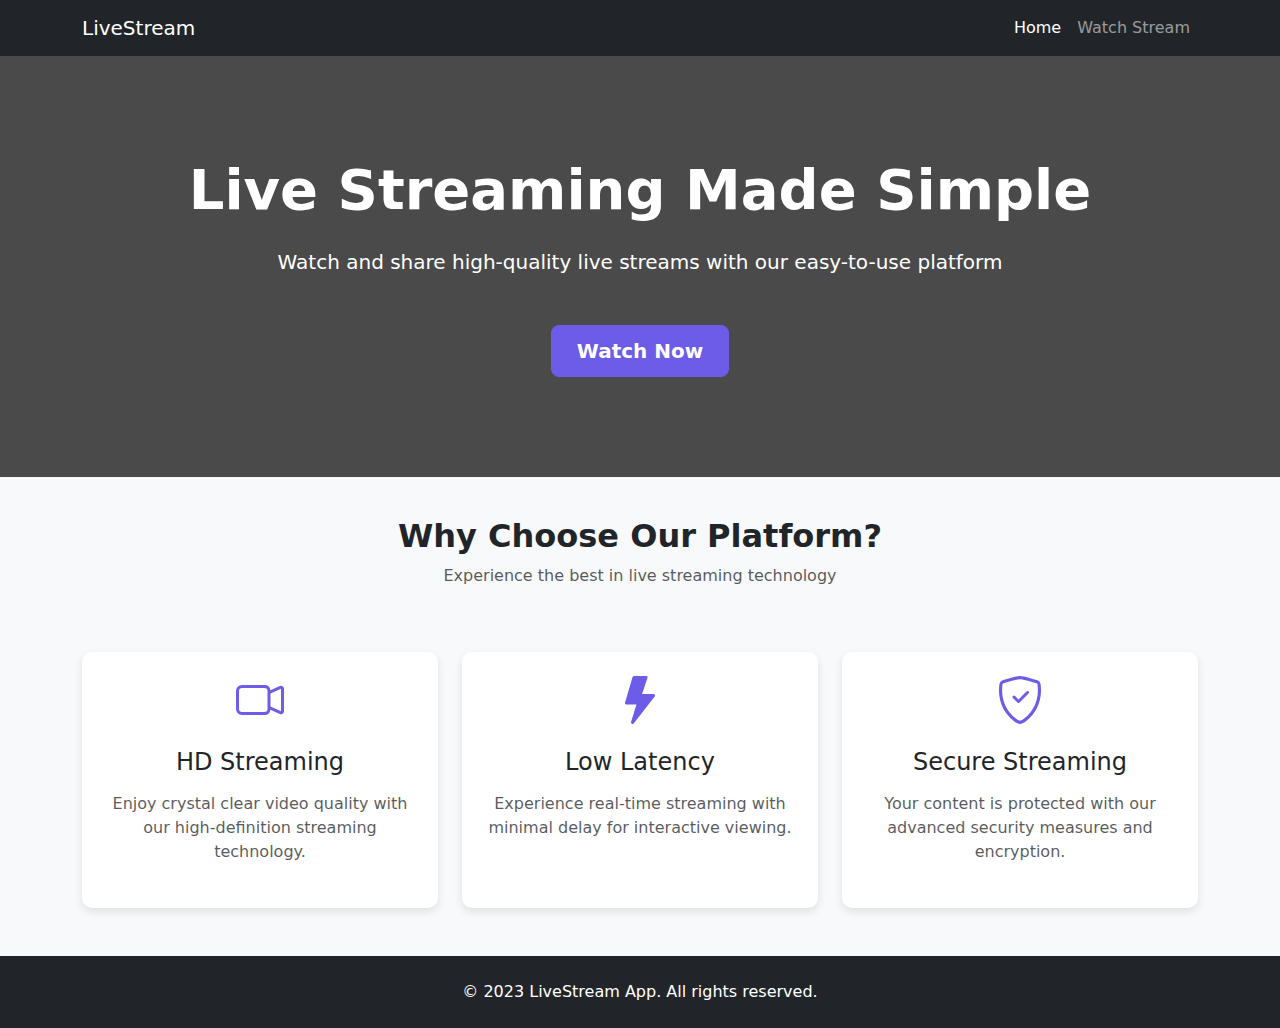
<file: templates/home.html>
<!DOCTYPE html>
<html lang="en">
<head>
    <meta charset="UTF-8">
    <meta name="viewport" content="width=device-width, initial-scale=1.0">
    <title>Live Streaming App</title>
    <link href="https://cdn.jsdelivr.net/npm/bootstrap@5.3.0/dist/css/bootstrap.min.css" rel="stylesheet">
    <style>
        body {
            background-color: #f8f9fa;
        }
        .hero-section {
            background: linear-gradient(rgba(0, 0, 0, 0.7), rgba(0, 0, 0, 0.7)), url('https://images.unsplash.com/photo-1576097449798-7c7f90e1248a?ixlib=rb-4.0.3&auto=format&fit=crop&w=1350&q=80');
            background-size: cover;
            background-position: center;
            color: white;
            padding: 100px 0;
            margin-bottom: 40px;
        }
        .feature-card {
            border: none;
            border-radius: 10px;
            box-shadow: 0 4px 8px rgba(0,0,0,0.1);
            transition: transform 0.3s;
            margin-bottom: 20px;
        }
        .feature-card:hover {
            transform: translateY(-5px);
        }
        .btn-primary {
            background-color: #6c5ce7;
            border-color: #6c5ce7;
            padding: 10px 25px;
            font-weight: bold;
        }
        .btn-primary:hover {
            background-color: #5b4bc7;
            border-color: #5b4bc7;
        }
    </style>
</head>
<body>
    <nav class="navbar navbar-expand-lg navbar-dark bg-dark">
        <div class="container">
            <a class="navbar-brand" href="/">LiveStream</a>
            <button class="navbar-toggler" type="button" data-bs-toggle="collapse" data-bs-target="#navbarNav">
                <span class="navbar-toggler-icon"></span>
            </button>
            <div class="collapse navbar-collapse" id="navbarNav">
                <ul class="navbar-nav ms-auto">
                    <li class="nav-item">
                        <a class="nav-link active" href="/">Home</a>
                    </li>
                    <li class="nav-item">
                        <a class="nav-link" href="/stream">Watch Stream</a>
                    </li>
                </ul>
            </div>
        </div>
    </nav>

    <section class="hero-section text-center">
        <div class="container">
            <h1 class="display-4 fw-bold mb-4">Live Streaming Made Simple</h1>
            <p class="lead mb-5">Watch and share high-quality live streams with our easy-to-use platform</p>
            <a href="/stream" class="btn btn-primary btn-lg">Watch Now</a>
        </div>
    </section>

    <div class="container mb-5">
        <div class="row text-center mb-5">
            <div class="col-12">
                <h2 class="fw-bold">Why Choose Our Platform?</h2>
                <p class="text-muted">Experience the best in live streaming technology</p>
            </div>
        </div>
        
        <div class="row">
            <div class="col-md-4">
                <div class="card feature-card h-100">
                    <div class="card-body text-center p-4">
                        <div class="mb-4">
                            <svg xmlns="http://www.w3.org/2000/svg" width="48" height="48" fill="#6c5ce7" class="bi bi-camera-video" viewBox="0 0 16 16">
                                <path fill-rule="evenodd" d="M0 5a2 2 0 0 1 2-2h7.5a2 2 0 0 1 1.983 1.738l3.11-1.382A1 1 0 0 1 16 4.269v7.462a1 1 0 0 1-1.406.913l-3.111-1.382A2 2 0 0 1 9.5 13H2a2 2 0 0 1-2-2V5zm11.5 5.175 3.5 1.556V4.269l-3.5 1.556v4.35zM2 4a1 1 0 0 0-1 1v6a1 1 0 0 0 1 1h7.5a1 1 0 0 0 1-1V5a1 1 0 0 0-1-1H2z"/>
                            </svg>
                        </div>
                        <h4 class="card-title mb-3">HD Streaming</h4>
                        <p class="card-text text-muted">Enjoy crystal clear video quality with our high-definition streaming technology.</p>
                    </div>
                </div>
            </div>
            
            <div class="col-md-4">
                <div class="card feature-card h-100">
                    <div class="card-body text-center p-4">
                        <div class="mb-4">
                            <svg xmlns="http://www.w3.org/2000/svg" width="48" height="48" fill="#6c5ce7" class="bi bi-lightning" viewBox="0 0 16 16">
                                <path d="M5.52.359A.5.5 0 0 1 6 0h4a.5.5 0 0 1 .474.658L8.694 6H12.5a.5.5 0 0 1 .395.807l-7 9a.5.5 0 0 1-.873-.454L6.823 9.5H3.5a.5.5 0 0 1-.48-.641l2.5-8.5z"/>
                            </svg>
                        </div>
                        <h4 class="card-title mb-3">Low Latency</h4>
                        <p class="card-text text-muted">Experience real-time streaming with minimal delay for interactive viewing.</p>
                    </div>
                </div>
            </div>
            
            <div class="col-md-4">
                <div class="card feature-card h-100">
                    <div class="card-body text-center p-4">
                        <div class="mb-4">
                            <svg xmlns="http://www.w3.org/2000/svg" width="48" height="48" fill="#6c5ce7" class="bi bi-shield-check" viewBox="0 0 16 16">
                                <path d="M5.338 1.59a61.44 61.44 0 0 0-2.837.856.481.481 0 0 0-.328.39c-.554 4.157.726 7.19 2.253 9.188a10.725 10.725 0 0 0 2.287 2.233c.346.244.652.42.893.533.12.057.218.095.293.118a.55.55 0 0 0 .101.025.615.615 0 0 0 .1-.025c.076-.023.174-.061.294-.118.24-.113.547-.29.893-.533a10.726 10.726 0 0 0 2.287-2.233c1.527-1.997 2.807-5.031 2.253-9.188a.48.48 0 0 0-.328-.39c-.651-.213-1.75-.56-2.837-.855C9.552 1.29 8.531 1.067 8 1.067c-.53 0-1.552.223-2.662.524zM5.072.56C6.157.265 7.31 0 8 0s1.843.265 2.928.56c1.11.3 2.229.655 2.887.87a1.54 1.54 0 0 1 1.044 1.262c.596 4.477-.787 7.795-2.465 9.99a11.775 11.775 0 0 1-2.517 2.453 7.159 7.159 0 0 1-1.048.625c-.28.132-.581.24-.829.24s-.548-.108-.829-.24a7.158 7.158 0 0 1-1.048-.625 11.777 11.777 0 0 1-2.517-2.453C1.928 10.487.545 7.169 1.141 2.692A1.54 1.54 0 0 1 2.185 1.43 62.456 62.456 0 0 1 5.072.56z"/>
                                <path d="M10.854 5.146a.5.5 0 0 1 0 .708l-3 3a.5.5 0 0 1-.708 0l-1.5-1.5a.5.5 0 1 1 .708-.708L7.5 7.793l2.646-2.647a.5.5 0 0 1 .708 0z"/>
                            </svg>
                        </div>
                        <h4 class="card-title mb-3">Secure Streaming</h4>
                        <p class="card-text text-muted">Your content is protected with our advanced security measures and encryption.</p>
                    </div>
                </div>
            </div>
        </div>
    </div>

    <footer class="bg-dark text-white py-4">
        <div class="container text-center">
            <p class="mb-0">© 2023 LiveStream App. All rights reserved.</p>
        </div>
    </footer>

    <script src="https://cdn.jsdelivr.net/npm/bootstrap@5.3.0/dist/js/bootstrap.bundle.min.js"></script>
</body>
</html>
</file>
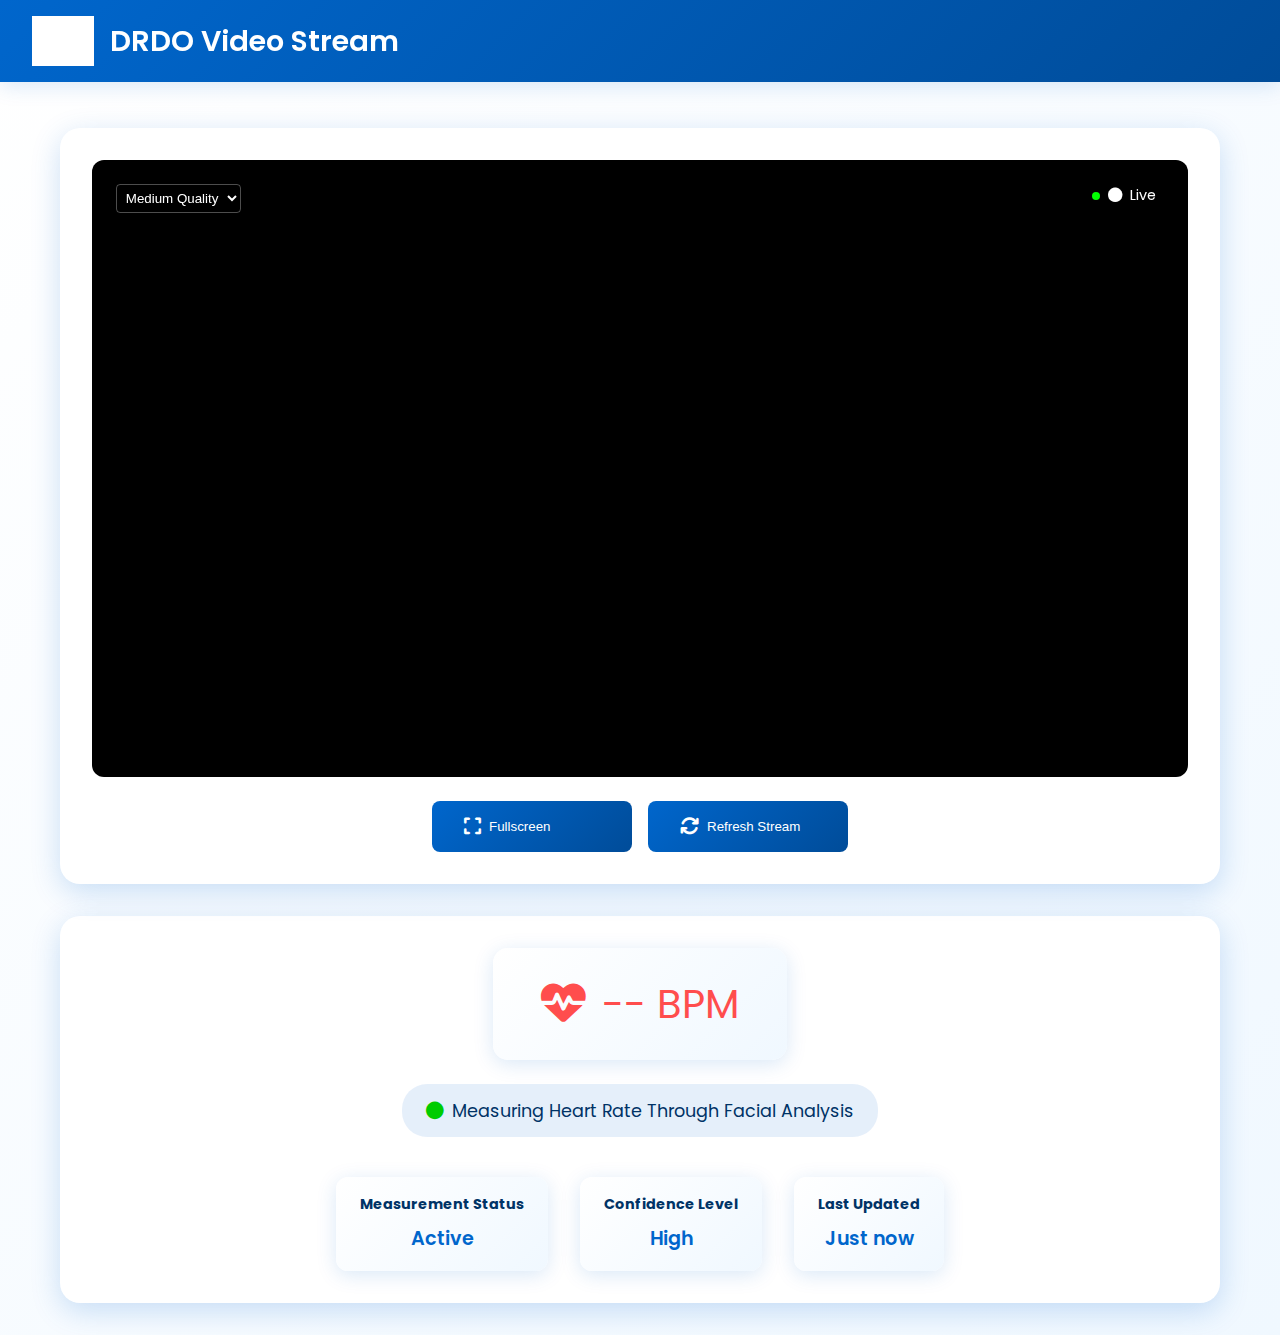
<file: templates/IIndex.html>
<!DOCTYPE html>
<html lang="en">
<head>
    <meta charset="UTF-8">
    <meta name="viewport" content="width=device-width, initial-scale=1.0">
    <title>DRDO Video Stream</title>
    <link href="https://cdnjs.cloudflare.com/ajax/libs/font-awesome/6.4.0/css/all.min.css" rel="stylesheet">
    <link href="https://fonts.googleapis.com/css2?family=Poppins:wght@300;400;500;600;700&display=swap" rel="stylesheet">
    <style>
        :root {
            --primary-color: #0066cc;
            --primary-dark: #004c99;
            --secondary-color: #ffffff;
            --accent-color: #003366;
            --gradient-1: linear-gradient(135deg, #0066cc 0%, #004c99 100%);
            --gradient-2: linear-gradient(135deg, #ffffff 0%, #f0f8ff 100%);
            --shadow-1: 0 4px 20px rgba(0, 102, 204, 0.15);
            --shadow-2: 0 8px 30px rgba(0, 102, 204, 0.2);
            --transition: all 0.3s cubic-bezier(0.4, 0, 0.2, 1);
        }

        * {
            margin: 0;
            padding: 0;
            box-sizing: border-box;
        }

        body {
            font-family: 'Poppins', sans-serif;
            background: var(--gradient-2);
            color: var(--accent-color);
            min-height: 100vh;
            line-height: 1.6;
        }

        .navbar {
            background: var(--gradient-1);
            padding: 1rem 2rem;
            display: flex;
            align-items: center;
            justify-content: space-between;
            box-shadow: var(--shadow-1);
            position: fixed;
            width: 100%;
            top: 0;
            z-index: 1000;
        }

        .logo-container {
            display: flex;
            align-items: center;
            gap: 1rem;
        }

        .logo {
            height: 50px;
            filter: brightness(0) invert(1);
        }

        .logo-container h2 {
            color: white;
            font-size: 1.8rem;
            font-weight: 600;
        }

        .container {
            max-width: 1200px;
            margin: 8rem auto 2rem;
            padding: 0 20px;
        }

        .video-section {
            background: white;
            padding: 2rem;
            border-radius: 20px;
            box-shadow: var(--shadow-2);
            position: relative;
            margin-bottom: 2rem;
        }

        .heart-rate-section {
            background: white;
            padding: 2rem;
            border-radius: 20px;
            box-shadow: var(--shadow-2);
            display: flex;
            flex-direction: column;
            align-items: center;
            gap: 1.5rem;
        }

        .heart-rate-display {
            display: flex;
            align-items: center;
            gap: 1rem;
            font-size: 2.5rem;
            color: #ff4d4d;
            background: var(--gradient-2);
            padding: 1.5rem 3rem;
            border-radius: 15px;
            box-shadow: var(--shadow-1);
        }

        .heart-rate-display i {
            animation: heartbeat 1.5s infinite;
            font-size: 2.8rem;
        }

        .measurement-status {
            display: flex;
            align-items: center;
            gap: 0.5rem;
            font-size: 1.1rem;
            color: var(--accent-color);
            background: rgba(0, 102, 204, 0.1);
            padding: 0.8rem 1.5rem;
            border-radius: 25px;
        }

        .measurement-status i {
            color: #00cc00;
            animation: pulse 2s infinite;
        }

        .measurement-details {
            display: flex;
            gap: 2rem;
            margin-top: 1rem;
        }

        .detail-card {
            background: var(--gradient-2);
            padding: 1rem 1.5rem;
            border-radius: 12px;
            text-align: center;
            min-width: 150px;
            box-shadow: var(--shadow-1);
        }

        .detail-card h3 {
            font-size: 0.9rem;
            color: var(--accent-color);
            margin-bottom: 0.5rem;
        }

        .detail-card p {
            font-size: 1.2rem;
            font-weight: 600;
            color: var(--primary-color);
        }

        .video-container {
            position: relative;
            width: 100%;
            border-radius: 12px;
            overflow: hidden;
            background: #000;
            aspect-ratio: 16/9;
        }

        #videoStream {
            width: 100%;
            height: 100%;
            object-fit: cover;
            display: block;
        }

        .overlay {
            position: absolute;
            top: 0;
            left: 0;
            right: 0;
            bottom: 0;
            background: rgba(0, 0, 0, 0.5);
            display: flex;
            align-items: center;
            justify-content: center;
            color: white;
            font-size: 1.2rem;
            opacity: 0;
            transition: var(--transition);
        }

        .overlay-content {
            text-align: center;
            background: rgba(0, 0, 0, 0.7);
            padding: 1.5rem;
            border-radius: 12px;
            backdrop-filter: blur(5px);
        }

        .stream-status {
            position: absolute;
            top: 1rem;
            right: 1rem;
            background: rgba(0, 0, 0, 0.7);
            color: white;
            padding: 0.5rem 1rem;
            border-radius: 20px;
            font-size: 0.9rem;
            display: flex;
            align-items: center;
            gap: 0.5rem;
        }

        .stream-status.active::before {
            content: '';
            width: 8px;
            height: 8px;
            background: #00ff00;
            border-radius: 50%;
            display: inline-block;
            animation: pulse 2s infinite;
        }

        .controls {
            display: flex;
            gap: 1rem;
            margin-top: 1.5rem;
            justify-content: center;
        }

        .control-btn {
            padding: 1rem 2rem;
            border: none;
            border-radius: 8px;
            background: var(--gradient-1);
            color: white;
            font-weight: 500;
            cursor: pointer;
            transition: var(--transition);
            display: flex;
            align-items: center;
            gap: 0.5rem;
            min-width: 200px;
        }

        .control-btn:hover {
            transform: translateY(-2px);
            box-shadow: var(--shadow-1);
        }

        .control-btn i {
            font-size: 1.2rem;
        }

        .quality-selector {
            position: absolute;
            top: 1rem;
            left: 1rem;
            background: rgba(0, 0, 0, 0.7);
            padding: 0.5rem;
            border-radius: 8px;
            color: white;
        }

        .quality-selector select {
            background: transparent;
            border: 1px solid rgba(255, 255, 255, 0.3);
            color: white;
            padding: 0.3rem;
            border-radius: 4px;
            cursor: pointer;
        }

        .quality-selector select:focus {
            outline: none;
            border-color: white;
        }

        @media (max-width: 768px) {
            .navbar {
                padding: 1rem;
            }

            .logo {
                height: 40px;
            }

            .logo-container h2 {
                font-size: 1.5rem;
            }

            .container {
                margin-top: 6rem;
                padding: 0 15px;
            }

            .video-section {
                padding: 1rem;
            }

            .controls {
                flex-direction: column;
            }

            .control-btn {
                width: 100%;
                justify-content: center;
            }
        }
    </style>
</head>
<body>
    <nav class="navbar">
        <div class="logo-container">
            <img src="DRDO.jpg" alt="DRDO Logo" class="logo">
            <h2>DRDO Video Stream</h2>
        </div>
    </nav>

    <div class="container">
        <div class="video-section">
            <div class="video-container">
                <video id="videoStream" autoplay playsinline></video>
                <div class="overlay">
                    <div class="overlay-content">
                        <i class="fas fa-camera"></i> Camera Active
                    </div>
                </div>
                <div class="stream-status active">
                    <i class="fas fa-circle"></i> Live
                </div>
                <div class="quality-selector">
                    <select onchange="changeQuality(this.value)">
                        <option value="high">High Quality</option>
                        <option value="medium" selected>Medium Quality</option>
                        <option value="low">Low Quality</option>
                    </select>
                </div>
            </div>
            
            <div class="controls">
                <button class="control-btn" onclick="toggleFullscreen()">
                    <i class="fas fa-expand"></i>
                    Fullscreen
                </button>
                <button class="control-btn" onclick="refreshStream()">
                    <i class="fas fa-sync"></i>
                    Refresh Stream
                </button>
            </div>
        </div>

        <div class="heart-rate-section">
            <div class="heart-rate-display">
                <i class="fas fa-heartbeat"></i>
                <span id="heartRate">-- BPM</span>
            </div>
            <div class="measurement-status">
                <i class="fas fa-circle"></i>
                <span>Measuring Heart Rate Through Facial Analysis</span>
            </div>
            <div class="measurement-details">
                <div class="detail-card">
                    <h3>Measurement Status</h3>
                    <p id="measurementStatus">Active</p>
                </div>
                <div class="detail-card">
                    <h3>Confidence Level</h3>
                    <p id="confidenceLevel">High</p>
                </div>
                <div class="detail-card">
                    <h3>Last Updated</h3>
                    <p id="lastUpdated">Just now</p>
                </div>
            </div>
        </div>
    </div>

    <script>
        const videoElement = document.getElementById('videoStream');
        const heartRateDisplay = document.getElementById('heartRate');
        const measurementStatus = document.getElementById('measurementStatus');
        const confidenceLevel = document.getElementById('confidenceLevel');
        const lastUpdated = document.getElementById('lastUpdated');
        let isStreaming = false;
        let heartRateInterval;

        // Initialize webcam
        async function initCamera() {
            try {
                const stream = await navigator.mediaDevices.getUserMedia({ 
                    video: { 
                        facingMode: 'user',
                        width: { ideal: 1280 },
                        height: { ideal: 720 }
                    } 
                });
                videoElement.srcObject = stream;
                isStreaming = true;
                startHeartRateMeasurement();
            } catch (err) {
                console.error('Error accessing camera:', err);
                alert('Error accessing camera: ' + err.message);
            }
        }

        function updateLastUpdated() {
            const now = new Date();
            lastUpdated.textContent = 'Just now';
        }

        function startHeartRateMeasurement() {
            // Simulate heart rate measurement
            heartRateInterval = setInterval(() => {
                // Simulate heart rate between 60-100 BPM
                const simulatedHeartRate = Math.floor(Math.random() * (100 - 60 + 1)) + 60;
                heartRateDisplay.textContent = `${simulatedHeartRate} BPM`;
                
                // Update confidence level randomly
                const confidenceLevels = ['High', 'Medium', 'Low'];
                confidenceLevel.textContent = confidenceLevels[Math.floor(Math.random() * confidenceLevels.length)];
                
                // Update measurement status
                measurementStatus.textContent = 'Active';
                updateLastUpdated();
            }, 2000);
        }

        function stopHeartRateMeasurement() {
            if (heartRateInterval) {
                clearInterval(heartRateInterval);
                heartRateDisplay.textContent = '-- BPM';
                measurementStatus.textContent = 'Inactive';
            }
        }

        function toggleFullscreen() {
            const videoContainer = document.querySelector('.video-container');
            if (document.fullscreenElement) {
                document.exitFullscreen();
            } else {
                videoContainer.requestFullscreen();
            }
        }

        function refreshStream() {
            stopHeartRateMeasurement();
            if (videoElement.srcObject) {
                const tracks = videoElement.srcObject.getTracks();
                tracks.forEach(track => track.stop());
            }
            initCamera();
        }

        function changeQuality(quality) {
            stopHeartRateMeasurement();
            if (videoElement.srcObject) {
                const tracks = videoElement.srcObject.getTracks();
                tracks.forEach(track => track.stop());
            }
            
            const constraints = {
                video: {
                    facingMode: 'user',
                    width: quality === 'high' ? { ideal: 1920 } : 
                           quality === 'medium' ? { ideal: 1280 } : 
                           { ideal: 854 }
                }
            };
            
            navigator.mediaDevices.getUserMedia(constraints)
                .then(stream => {
                    videoElement.srcObject = stream;
                    isStreaming = true;
                    startHeartRateMeasurement();
                })
                .catch(err => {
                    console.error('Error changing quality:', err);
                    alert('Error changing quality: ' + err.message);
                });
        }

        // Initialize camera when page loads
        window.addEventListener('load', initCamera);

        // Cleanup when page is unloaded
        window.addEventListener('beforeunload', () => {
            stopHeartRateMeasurement();
            if (videoElement.srcObject) {
                videoElement.srcObject.getTracks().forEach(track => track.stop());
            }
        });
    </script>
</body>
</html>
</file>
